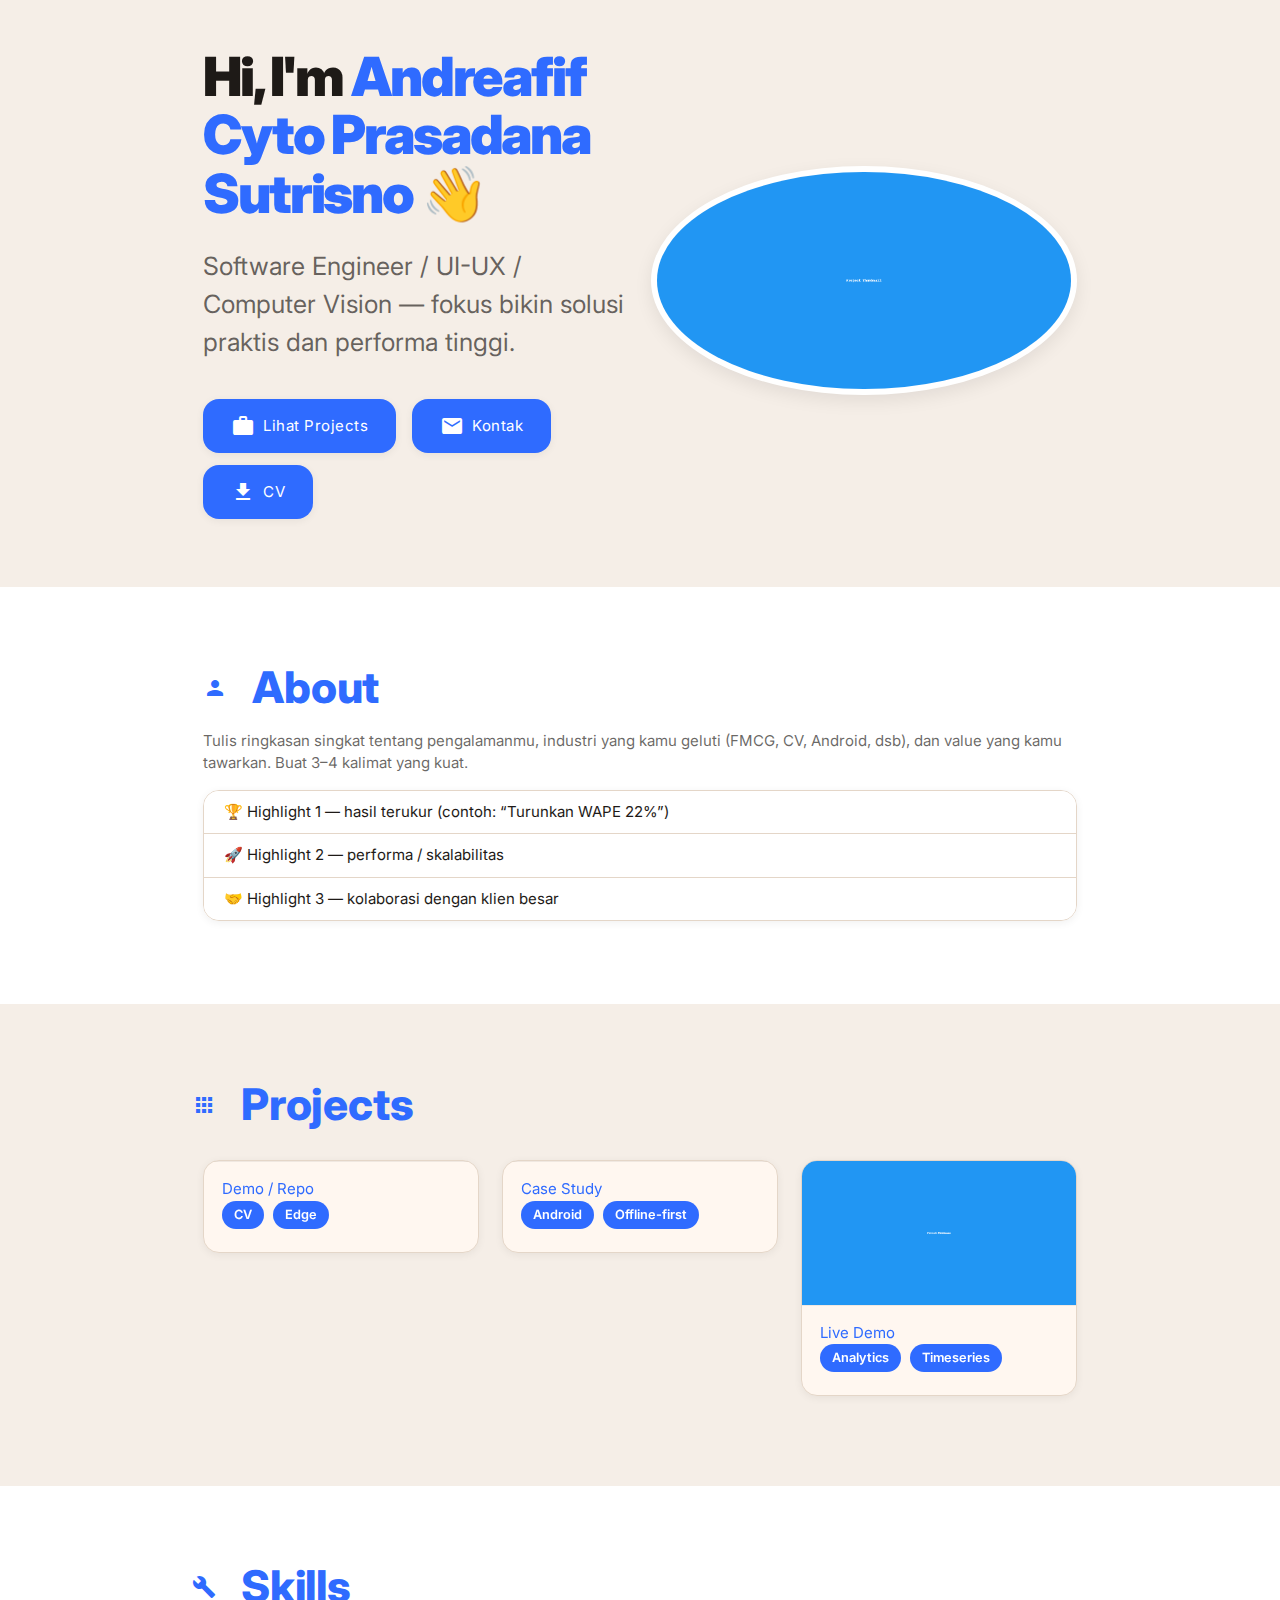
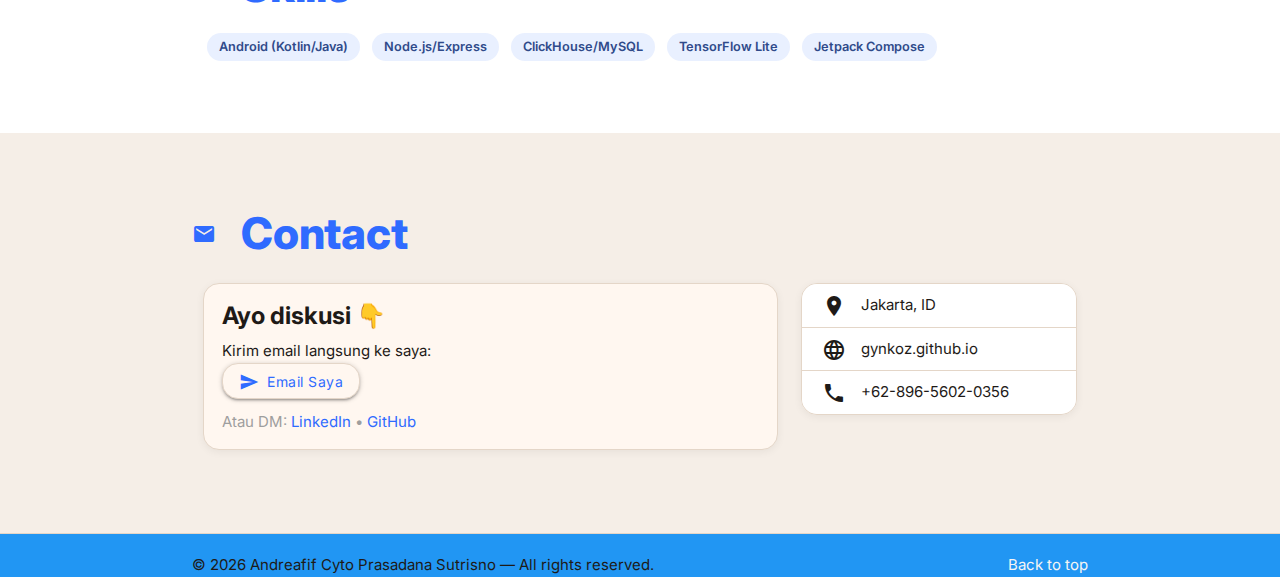
<file: index.html>
<!DOCTYPE html>
<html lang="id">
<head>
  <meta charset="UTF-8" />
  <meta name="viewport" content="width=device-width, initial-scale=1.0" />
  <meta name="theme-color" content="#2196F3">
  <title>Portfolio — Andreafif Cyto Prasadana Sutrisno</title>
  <link rel="icon" type="image/png" href="assets/img/favicon.png" />

  <!-- Material Icons & Materialize CSS -->
  <link href="https://fonts.googleapis.com/icon?family=Material+Icons" rel="stylesheet">
  <link rel="preconnect" href="https://fonts.googleapis.com">
  <link rel="preconnect" href="https://fonts.gstatic.com" crossorigin>
  <link href="https://fonts.googleapis.com/css2?family=Inter:wght@400;600;700&display=swap" rel="stylesheet">
  <link rel="stylesheet" href="https://cdnjs.cloudflare.com/ajax/libs/materialize/1.0.0/css/materialize.min.css">
  <link rel="stylesheet" href="assets/css/style.css" />

  <meta name="description" content="Portofolio Material Design — tampilkan proyek, skill, dan kontak.">
  <meta property="og:title" content="Portfolio — Andreafif Cyto Prasadana Sutrisno">
  <meta property="og:description" content="Portofolio Material Design — tampilkan proyek, skill, dan kontak.">
  <meta property="og:type" content="website">
</head>
<body class="blue lighten-5">
  <!-- Navbar -->
<!--   <div class="navbar-fixed">
    <nav class="blue">
      <div class="nav-wrapper container">
        <a href="#home" class="brand-logo"></a>
        <a href="#" data-target="mobile-nav" class="sidenav-trigger"><i class="material-icons">menu</i></a>
        <ul class="right hide-on-med-and-down">
          <li><a href="#about">About</a></li>
          <li><a href="#projects">Projects</a></li>
          <li><a href="#skills">Skills</a></li>
          <li><a href="#contact">Contact</a></li>
          <li>
            <a
              id="btn-download-cv"
              class="btn white waves-effect blue-text text-darken-2"
              href="https://docs.google.com/document/d/1LV61tOvi8_LSL7fom3hlyUVSM348SWBMf6ScDdkh4QQ/export?format=pdf"
              target="_blank" rel="noopener"
            >
              <i class="material-icons left">file_download</i>CV
            </a>
          </li>
        </ul>
      </div>
    </nav>
  </div> -->

  <!-- Mobile Nav -->
<!--   <ul class="sidenav" id="mobile-nav">
    <li><a href="#about">About</a></li>
    <li><a href="#projects">Projects</a></li>
    <li><a href="#skills">Skills</a></li>
    <li><a href="#contact">Contact</a></li>
  </ul> -->

  <!-- Hero -->
  <section id="home" class="section hero blue lighten-4">
    <div class="container">
      <div class="row valign-wrapper">
        <div class="col s12 m6">
          <h1 class="hero-title">Hi, I'm <span class="blue-text text-darken-2">Andreafif Cyto Prasadana Sutrisno</span> 👋</h1>
          <p class="flow-text grey-text text-darken-3">
            Software Engineer / UI-UX / Computer Vision — fokus bikin solusi praktis dan performa tinggi.
          </p>
          <div class="hero-cta">
            <a href="#projects" class="btn-large blue waves-effect waves-light">
              <i class="material-icons left">work</i>Lihat Projects
            </a>
            <a href="#contact" class="btn-large blue waves-effect waves-light">
              <i class="material-icons left">mail</i>Kontak
            </a>
            <a
              id="btn-download-cv"
              class="btn-large blue waves-effect waves-light"
              href="https://docs.google.com/document/d/1LV61tOvi8_LSL7fom3hlyUVSM348SWBMf6ScDdkh4QQ/export?format=pdf"
              target="_blank" rel="noopener"
            >
              <i class="material-icons left">file_download</i>CV
            </a>
          </div>
        </div>
        <div class="col s12 m6 center">
          <img src="assets/img/placeholder.png" alt="Hero" class="hero-img z-depth-2 responsive-img">
        </div>
      </div>
    </div>
  </section>

  <!-- About -->
  <section id="about" class="section white">
    <div class="container">
      <div class="row">
        <div class="col s12">
          <h3 class="section-title blue-text text-darken-2"><i class="material-icons left">person</i>About</h3>
          <p class="grey-text text-darken-3">
            Tulis ringkasan singkat tentang pengalamanmu, industri yang kamu geluti (FMCG, CV, Android, dsb),
            dan value yang kamu tawarkan. Buat 3–4 kalimat yang kuat.
          </p>
          <ul class="collection z-depth-1">
            <li class="collection-item">🏆 Highlight 1 — hasil terukur (contoh: “Turunkan WAPE 22%”)</li>
            <li class="collection-item">🚀 Highlight 2 — performa / skalabilitas</li>
            <li class="collection-item">🤝 Highlight 3 — kolaborasi dengan klien besar</li>
          </ul>
        </div>
      </div>
    </div>
  </section>

  <!-- Projects -->
  <section id="projects" class="section blue lighten-5">
    <div class="container">
      <h3 class="section-title blue-text text-darken-2"><i class="material-icons left">apps</i>Projects</h3>
      <div class="row" id="project-grid">
        <!-- Project Card Template (duplicate & edit) -->
        <div class="col s12 m6 l4">
          <div class="card hoverable">
            <div class="card-image waves-effect waves-block waves-light">
              <img class="activator" src="assets/img/placeholder.png" alt="Project Image">
            </div>
            <div class="card-content">
              <span class="card-title activator grey-text text-darken-4">
                People Counting<span class="right"><i class="material-icons">more_vert</i></span>
              </span>
              <p><a href="#" target="_blank">Demo / Repo</a></p>
              <div class="chip blue white-text">CV</div>
              <div class="chip blue white-text">Edge</div>
            </div>
            <div class="card-reveal">
              <span class="card-title grey-text text-darken-4">People Counting<i class="material-icons right">close</i></span>
              <p>Sistem counting di toko ritel untuk traffic, heatmap, dan journey analytics. Akurasi tinggi dan realtime.</p>
            </div>
          </div>
        </div>

        <div class="col s12 m6 l4">
          <div class="card hoverable">
            <div class="card-image">
              <img class="activator" src="assets/img/placeholder.png" alt="Project Image">
            </div>
            <div class="card-content">
              <span class="card-title activator grey-text text-darken-4">
                Merchandiser App<span class="right"><i class="material-icons">more_vert</i></span>
              </span>
              <p><a href="#" target="_blank">Case Study</a></p>
              <div class="chip blue white-text">Android</div>
              <div class="chip blue white-text">Offline-first</div>
            </div>
            <div class="card-reveal">
              <span class="card-title grey-text text-darken-4">Merchandiser App<i class="material-icons right">close</i></span>
              <p>Sistem Merchandise dengan Akurasi tinggi dan realtime.</p>
            </div>
          </div>
        </div>

        <div class="col s12 m6 l4">
          <div class="card hoverable">
            <div class="card-image">
              <img src="assets/img/placeholder.png" alt="Project Image">
            </div>
            <div class="card-content">
              <span class="card-title">Forecast Dashboard</span>
              <p><a href="#" target="_blank">Live Demo</a></p>
              <div class="chip blue white-text">Analytics</div>
              <div class="chip blue white-text">Timeseries</div>
            </div>
          </div>
        </div>

      </div>
    </div>
  </section>

  <!-- Skills -->
  <section id="skills" class="section white">
    <div class="container">
      <h3 class="section-title blue-text text-darken-2"><i class="material-icons left">build</i>Skills</h3>
      <div class="row">
        <div class="col s12">
          <div class="chips-container">
            <div class="chip">Android (Kotlin/Java)</div>
            <div class="chip">Node.js/Express</div>
            <div class="chip">ClickHouse/MySQL</div>
            <div class="chip">TensorFlow Lite</div>
            <div class="chip">Jetpack Compose</div>
          </div>
        </div>
      </div>
    </div>
  </section>

  <!-- Contact -->
  <section id="contact" class="section blue lighten-5">
    <div class="container">
      <h3 class="section-title blue-text text-darken-2"><i class="material-icons left">mail</i>Contact</h3>
      <div class="row">
        <div class="col s12 m8">
          <div class="card">
            <div class="card-content">
              <span class="card-title">Ayo diskusi 👇</span>
              <p>Kirim email langsung ke saya:</p>
                <a class="btn white waves-effect"
                   href="https://mail.google.com/mail/?view=cm&fs=1&to=andre.afif35@gmail.com&su=Kerja%20Sama%20%E2%80%94%20Portfolio"
                   target="_blank" rel="noopener">
                  <i class="material-icons left">send</i>Email Saya
                </a>
              <p class="grey-text" style="margin-top: 12px">Atau DM: <a href="https://www.linkedin.com/in/andreafif-cyto-prasadana-sutrisno-861169199" target="_blank">LinkedIn</a> • <a href="https://github.com/gynkoz" target="_blank">GitHub</a></p>
            </div>
          </div>
        </div>
        <div class="col s12 m4">
          <ul class="collection">
            <li class="collection-item"><i class="material-icons left">location_on</i>Jakarta, ID</li>
            <li class="collection-item"><i class="material-icons left">language</i>gynkoz.github.io</li>
            <li class="collection-item"><i class="material-icons left">phone</i>+62-896-5602-0356</li>
          </ul>
        </div>
      </div>
    </div>
  </section>

  <footer class="page-footer blue">
    <div class="container">
      © <span id="year"></span> Andreafif Cyto Prasadana Sutrisno — All rights reserved.
      <a class="grey-text text-lighten-4 right" href="#home">Back to top</a>
    </div>
  </footer>

  <!-- Scripts -->
  <script src="https://code.jquery.com/jquery-3.6.0.min.js"></script>
  <script src="https://cdnjs.cloudflare.com/ajax/libs/materialize/1.0.0/js/materialize.min.js"></script>
  <script src="assets/js/main.js"></script>
</body>
</html>
</file>
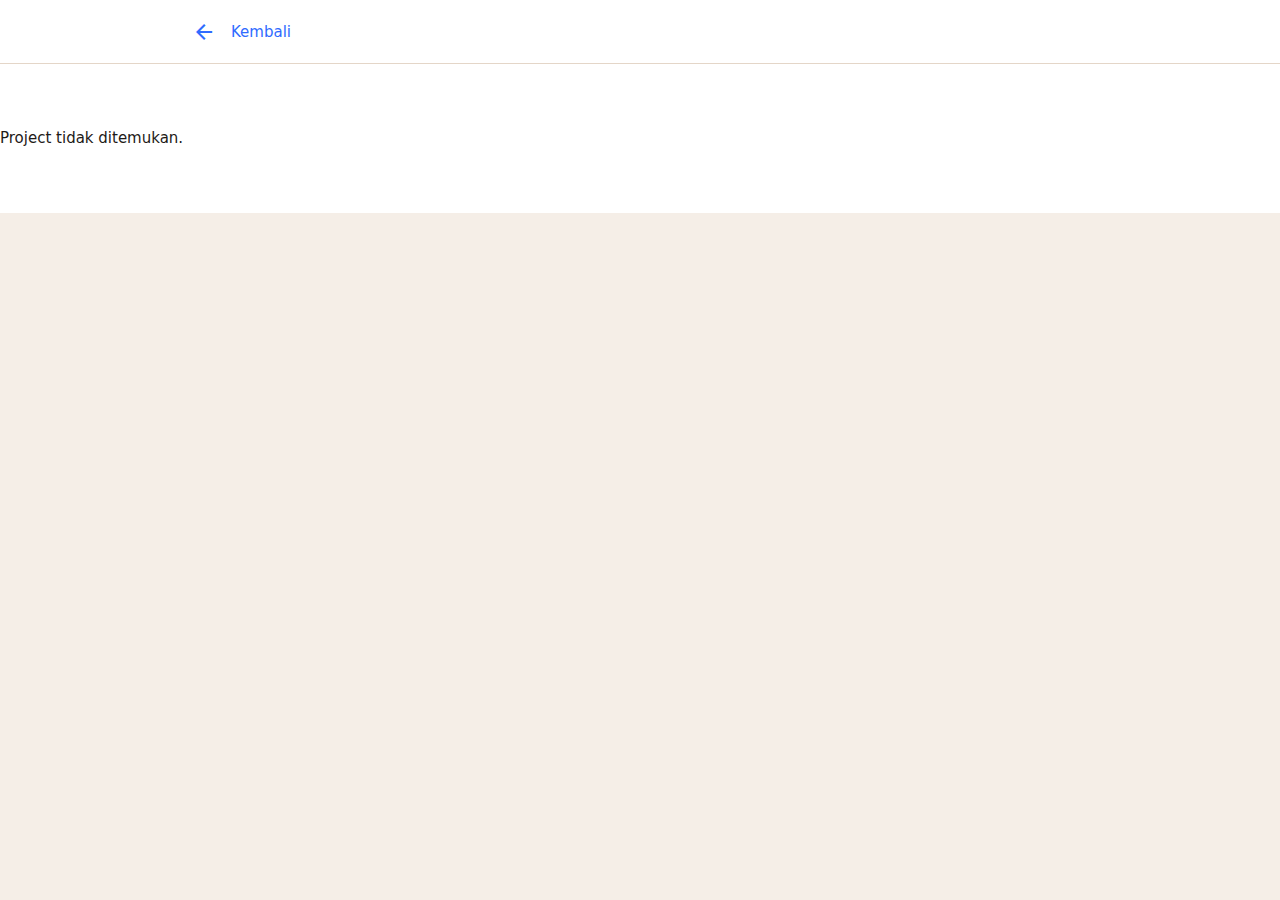
<file: project.html>
<!DOCTYPE html>
<html lang="id">
<head>
    <meta charset="UTF-8">
    <meta name="viewport" content="width=device-width,initial-scale=1.0">
    <title>Project Detail</title>
    <link href="https://fonts.googleapis.com/icon?family=Material+Icons" rel="stylesheet">
    <link rel="stylesheet" href="https://cdnjs.cloudflare.com/ajax/libs/materialize/1.0.0/css/materialize.min.css">
    <link rel="stylesheet" href="assets/css/style.css">
</head>
<body class="blue lighten-5">
<nav class="white" style="border-bottom:1px solid var(--m3-outline)">
    <div class="nav-wrapper container">
        <a href="index.html#projects" class="blue-text text-darken-2">
            <i class="material-icons left">arrow_back</i>Kembali
        </a>
    </div>
</nav>

<main class="section white">
    <div class="container" id="project-detail"></div>
</main>

<script src="assets/js/projects.js"></script>
<script>
    (function(){
        const params = new URLSearchParams(location.search);
        const slug = params.get('p');
        const lang = (document.documentElement.lang || 'id').startsWith('en') ? 'en' : 'id';
        const data = (window.PROJECTS || []).find(x => x.id === slug);
        const el = document.getElementById('project-detail');
        if (!el) return;

        if (!data){
            el.innerHTML = '<p>Project tidak ditemukan.</p>';
            return;
        }

        const t = (obj) => (obj && (obj[lang] || obj.id || obj.en)) || '';
        const chips = (data.chips||[]).map(c=>`<div class="chip blue white-text">${c}</div>`).join('');
        const stack = (data.stack||[]).map(s=>`<span class="chip">${s}</span>`).join('');
        const features = (data.features||[]).map(f=>`<li><i class="material-icons tiny">check_circle</i> ${t(f)}</li>`).join('');
        const metrics = (data.metrics||[]).map(m=>`<div class="chip grey lighten-3">${m.label}: <b>${m.value}</b></div>`).join('');
        const links = Object.entries(data.links||{})
            .filter(([_,v])=>!!v)
            .map(([k,v])=>`<a class="btn white waves-effect" href="${v}" target="_blank" rel="noopener" style="margin-right:8px"><i class="material-icons left">open_in_new</i>${k.toUpperCase()}</a>`)
            .join('');

        const gallery = data.gallery && data.gallery.length ? data.gallery : [data.image];
        const main = gallery[0];

        el.innerHTML = `
    <h3 class="blue-text text-darken-2">${t(data.title)}</h3>

    <div class="card" style="overflow:hidden">
      <div class="card-image" id="gallery-main">
        <img src="${main}" alt="${t(data.title)}" class="responsive-img" style="max-height:520px;object-fit:cover">
      </div>
      <div class="card-content">
        <p style="font-size:1.05rem">${t(data.desc)}</p>
        <div style="margin:12px 0">${chips}</div>

        <div class="row" style="margin-top:8px">
          <div class="col s12 m8">
            <h6 class="blue-text text-darken-2" style="font-weight:700">Key Points</h6>
            <ul class="browser-default" style="margin-left:16px">${features || '<li>-</li>'}</ul>
          </div>
          <div class="col s12 m4">
            <h6 class="blue-text text-darken-2" style="font-weight:700">Quick Facts</h6>
            <ul class="collection">
              ${data.client ? `<li class="collection-item"><i class="material-icons left">business</i>${data.client}</li>` : ''}
              ${data.role ? `<li class="collection-item"><i class="material-icons left">badge</i>${data.role}</li>` : ''}
              ${data.period ? `<li class="collection-item"><i class="material-icons left">event</i>${data.period}</li>` : ''}
              <li class="collection-item"><i class="material-icons left">build</i><div>${stack || '-'}</div></li>
              ${metrics ? `<li class="collection-item"><i class="material-icons left">insights</i><div>${metrics}</div></li>` : ''}
            </ul>
            <div style="margin-top:8px">${links}</div>
          </div>
        </div>

        ${gallery.length > 1 ? `
        <div class="gallery-thumbs" style="display:flex;gap:10px;flex-wrap:wrap;margin-top:6px">
          ${gallery.map((g,i)=>`
            <button class="thumb-btn" data-src="${g}" aria-label="Preview ${i+1}" style="border:none;background:#fff;padding:0;cursor:pointer">
              <img src="${g}" alt="thumb-${i}" style="width:108px;height:72px;object-fit:cover;border-radius:8px;border:2px solid ${i===0?'#1e88e5':'transparent'}">
            </button>
          `).join('')}
        </div>` : ''}
      </div>
    </div>
  `;

        // Thumb interaksi (ganti gambar utama + border state)
        const mainEl = document.querySelector('#gallery-main img');
        document.querySelectorAll('.thumb-btn').forEach((btn) => {
            btn.addEventListener('click', () => {
                const src = btn.getAttribute('data-src');
                if (!src || !mainEl) return;
                mainEl.src = src;
                document.querySelectorAll('.thumb-btn img').forEach(img => img.style.borderColor = 'transparent');
                btn.querySelector('img').style.borderColor = '#1e88e5'; // M3 primary-ish
            });
        });
    })();
</script>
</body>
</html>
</file>
<file: assets/css/style.css>
/* === Material 3 Skin for Materialize structure === */
:root{
  --m3-primary:#2F6BFF;             /* Warm base + blue tone */
  --m3-on-primary:#FFFFFF;
  --m3-surface:#FFF7F0;
  --m3-surface-2:#F5EEE7;           /* warm soft background */
  --m3-on-surface:#1E1A17;
  --m3-outline:#E4D6C8;
  --m3-muted:rgba(30,26,23,.68);
  --m3-chip-bg:#E9F0FF;
  --m3-chip-text:#2F4A8A;
  --m3-hero:#FFF7F0;
  --rad-s:12px; --rad-m:16px; --rad-l:24px;
  --elev-1:0 2px 8px rgba(0,0,0,.06);
  --elev-2:0 6px 18px rgba(0,0,0,.08);
}
html[data-theme="dark"]{
  --m3-primary:#4D7CFF;
  --m3-on-primary:#FFFFFF;
  --m3-surface:#121826;
  --m3-surface-2:#0B0F1A;
  --m3-on-surface:#E6ECFF;
  --m3-outline:#22304A;
  --m3-muted:rgba(230,236,255,.7);
  --m3-chip-bg:#1A2540;
  --m3-chip-text:#AFC3FF;
  --m3-hero:#141B2C;
  --m3-surface-alt:#1A1430;       /* purple-ish for alt sections */
}

html,body{height:100%}
body{
  margin:0;
  font-family: 'Inter', system-ui, -apple-system, Segoe UI, Roboto, 'Helvetica Neue', Arial, 'Noto Sans', 'Liberation Sans', sans-serif;
  background: var(--m3-surface-2);
  color: var(--m3-on-surface);
}

/* Navbar → flat white app bar */
.navbar-fixed nav{
  background: var(--m3-surface) !important;
  box-shadow: none;
  border-bottom: 1px solid var(--m3-outline);
}
.navbar-fixed nav .brand-logo{ color: var(--m3-on-surface); font-weight:700; }
.navbar-fixed nav ul li a{ color: var(--m3-on-surface); }
.sidenav .user-view, .sidenav a{ border-radius: var(--rad-s); }

/* Section spacing */
.section{ padding: 48px 0; }
.section.white{ background: var(--m3-surface); }
.section.blue, .blue.lighten-5{ background: var(--m3-surface-2) !important; }
html[data-theme="dark"] .section.white{ background: var(--m3-surface-alt) !important; }
.section-title{
  display:flex; align-items:center; gap:10px;
  font-weight:800; letter-spacing:-.2px;
  color: var(--m3-on-surface);
}

/* Hero */
.hero{ background: var(--m3-hero); }
.hero-title{ font-weight:900; line-height:1.1; letter-spacing:-.4px; }
.hero-cta .btn-large{ margin-right:12px; margin-top:12px; border-radius: var(--rad-m); box-shadow: var(--elev-1); }
/*.hero-img{*/
/*  max-height: 340px; border-radius: var(--rad-l);*/
/*  box-shadow: var(--elev-2);*/
/*}*/

/* Buttons → M3 look */
.btn, .btn-large, .btn-small{
  background-color: var(--m3-primary) !important;
  color: var(--m3-on-primary) !important;
  text-transform:none; border-radius: var(--rad-m);
}
.btn.white{ background:var(--m3-surface) !important; color: var(--m3-primary) !important; border:1px solid var(--m3-outline); }
.btn-flat{ color: var(--m3-primary) !important; border-radius: var(--rad-m); }
.btn i.left, .btn-large i.left{ margin-right:8px; }

/* Cards */
.card{
  border-radius: var(--rad-m);
  box-shadow: var(--elev-1);
  overflow:hidden;
  background: var(--m3-surface);
  border: 1px solid var(--m3-outline);
}
.card-image img{ display:block; }
.card .card-content{ padding: 16px 18px; }
.card .card-title{ font-weight:700; }
.card-reveal{ background: var(--m3-surface); }

/* Chips → M3 clean */
.chip {
  border-radius: 999px;
  background: var(--m3-chip-bg);
  color: var(--m3-chip-text);
  font-weight: 600;
  border: none;                  /* hilangkan border */
  box-shadow: none !important;   /* hilangkan shadow bawaan */
  padding: 0 12px;
  height: 28px;                  /* lebih ramping */
  line-height: 28px;             /* teks center */
  font-size: 0.85rem;
}
.chips-container .chip {
  margin: 4px;
}

/* Lists / collections */
.collection{
  border-radius: var(--rad-m);
  box-shadow: var(--elev-1);
  border: 1px solid var(--m3-outline);
  overflow:hidden;
}
.collection .collection-item{ border-bottom: 1px solid var(--m3-outline); }
.collection .collection-item:last-child{ border-bottom:none; }

/* Footer */
.page-footer{
  background: var(--m3-surface);
  color: var(--m3-on-surface);
  border-top: 1px solid var(--m3-outline);
  box-shadow: none;
}

/* Links */
a{ color: var(--m3-primary); }
a.btn, a.btn-large, a.btn-small{ color: var(--m3-on-primary) !important; }

/* Theme helper overrides */
.blue-text.text-darken-2{ color: var(--m3-primary) !important; }
.grey-text.text-darken-3{ color: var(--m3-muted) !important; }

/* Toggle UI (language + theme) */
.lang-toggle{
  background: var(--m3-surface) !important;
  border: 1px solid var(--m3-outline);
}
.chip.blue{ background: var(--m3-primary) !important; }
.chip.blue.white-text{ color: var(--m3-on-primary) !important; }
.lang-btn{ color: var(--m3-primary) !important; }
.lang-btn[aria-pressed="true"]{
  background: var(--m3-chip-bg) !important;
  color: var(--m3-primary) !important;
}
.theme-toggle{
  position: fixed;
  top: 14px;
  left: 14px;
  z-index: 1000;
  display: flex;
  gap: 8px;
  align-items: center;
  background: var(--m3-surface);
  border: 1px solid var(--m3-outline);
  border-radius: 999px;
  padding: 4px;
  box-shadow: 0 6px 18px rgba(0, 0, 0, .12);
}
.theme-btn{
  border: none;
  background: transparent;
  border-radius: 999px;
  padding: 6px 10px;
  font-weight: 600;
  cursor: pointer;
  color: var(--m3-primary);
  display: flex;
  align-items: center;
  gap: 6px;
}
.theme-btn[aria-pressed="true"]{
  background: var(--m3-chip-bg);
  color: var(--m3-primary);
}

/* Utilities */
.z-depth-2{ box-shadow: var(--elev-2) !important; }
.responsive-img{ border-radius: var(--rad-m); }

/* Responsive */
@media (max-width: 600px){
  .hero-img{ max-height: 220px; }
  .theme-toggle{ top: 10px; left: 10px; padding: 3px; }
  .theme-btn{ padding: 6px 8px; }
}


/* ABOUT — lead panel + stat chips + one-line highlights */
.about-lead-panel{
    border-left:4px solid var(--m3-primary);
    background: var(--m3-chip-bg);
    padding:14px 16px;
    border-radius:10px;
    margin:10px 0 16px;
}
.about-stats{ display:flex; flex-wrap:wrap; gap:8px; margin-bottom:14px; }

.chip-years   { background:#e8f5e9; color:#1b5e20; font-weight:600; }
.chip-eff     { background:#fff3e0; color:#e65100; font-weight:600; }
.chip-users   { background:#ede7f6; color:#4527a0; font-weight:600; }
.chip-company { background:#e0f7fa; color:#006064; font-weight:600; }


.collection.about-list .collection-item{
    display:flex; align-items:center;
    padding:12px 16px; min-height:44px;
    background:#fff; border:1px solid #e0e0e0;
}
.collection.about-list .collection-item + .collection-item{ border-top:none; }
.collection.about-list{ border-radius:12px; overflow:hidden; }

/* satu baris, kalau kepanjangan akan di-ellipsis */
.about-item .about-text{
    white-space:nowrap; overflow:hidden; text-overflow:ellipsis;
    width:100%; line-height:1.4;
}

/* (opsional) sedikit mengecilkan font highlight */
.collection.about-list .collection-item{ font-size:0.98rem; }

/* Dark mode fixes for About section readability */
html[data-theme="dark"] .about-lead-panel{
    background: #18243A;
    border-left-color: var(--m3-primary);
}
html[data-theme="dark"] .about-lead-panel p{
    color: var(--m3-on-surface) !important;
}
html[data-theme="dark"] .collection{
    background: #141B2C;
    border-color: #22304A;
}
html[data-theme="dark"] .collection .collection-item{
    background: #141B2C;
    color: var(--m3-on-surface);
    border-bottom-color: #22304A;
}
html[data-theme="dark"] .collection.about-list .collection-item{
    border-color: #22304A;
}
html[data-theme="dark"] .about-item .about-text{
    color: var(--m3-on-surface);
}
html[data-theme="dark"] .chip-years{
    background:#1E2B3A; color:#CFE4FF;
}
html[data-theme="dark"] .chip-eff{
    background:#2A1E2B; color:#F2C3FF;
}
html[data-theme="dark"] .chip-users{
    background:#1B2236; color:#B9C9FF;
}
html[data-theme="dark"] .chip-company{
    background:#1C2C2E; color:#BFE9EA;
}



/*!* ==== Skills (Materialize-friendly) ==== *!*/
/*.skills-wrap { display: grid; gap: 18px; margin-top: 8px; }*/

/*.skill-cat { display: flex; align-items: center; gap: 8px; margin: 4px 0 6px; }*/
/*.skill-cat .cat-icon { font-size: 20px; color: #1e88e5; }*/
/*.skill-cat h5 { margin: 0; font-size: 1.15rem; color: #1e88e5; font-weight: 700; }*/

/*.skills-chips { display: flex; flex-wrap: wrap; gap: 10px; }*/
/*.skills-chips .chip { margin: 0; display: inline-flex; align-items: center; gap: 6px; }*/
/*.skills-chips .chip i { font-size: 18px; line-height: 18px; }*/

/*!* warna varian chip (pilih seperlunya) *!*/
/*.chip-blue  { background: #e3f2fd; color: #0d47a1; }*/
/*.chip-green { background: #e8f5e9; color: #1b5e20; }*/
/*.chip-cyan  { background: #e0f7fa; color: #006064; }*/
/*.chip-orange{ background: #fff3e0; color: #e65100; }*/
/*.chip-purple{ background: #ede7f6; color: #4527a0; }*/
/*.chip-grey  { background: #eceff1; color: #37474f; }*/
/*.chip-strong{ box-shadow: 0 0 0 2px rgba(30,136,229,.16); } !* highlight skill utama *!*/

/*!* badge level kecil *!*/
/*.level { font-weight: 700; font-size: .75rem; opacity: .9; padding: 2px 6px; border-radius: 8px; background: rgba(0,0,0,.08); }*/


/* ===== Skill Kits (card gaya kanan, per kategori) ===== */
.skill-kits {
    display: grid;
    grid-template-columns: repeat(2, minmax(260px, 1fr));
    gap: 18px;
}
@media (max-width: 992px){ .skill-kits { grid-template-columns: 1fr; } }

.kit-card {
    border-radius: 16px;
    box-shadow: 0 8px 24px rgba(0,0,0,.08);
    background: #fff;
    padding: 16px 18px;
    border: 1px solid #eaeaea;
}

.kit-title {
    display: flex; align-items: center; gap: 8px;
    margin: 0 0 8px; font-weight: 800; font-size: 1.25rem;
    color: var(--m3-primary);
}
.kit-sub { margin: 0 0 12px; color: #607d8b; }

.kit-chips { display:flex; flex-wrap:wrap; gap:10px; }
.kit-chip {
    display:inline-flex; align-items:center; gap:8px;
    padding:10px 14px; border-radius:999px; font-weight:700;
    border:1px solid #e0e0e0; background:#f7f9fc; color:#27496d;
}
.kit-chip i { font-size:18px; }

/* warna varian ringan */
.kc-green  { background:#e8f5e9; color:#1b5e20; border-color:#c8e6c9; }
.kc-blue   { background:#e3f2fd; color:#0d47a1; border-color:#bbdefb; }
.kc-cyan   { background:#e0f7fa; color:#006064; border-color:#b2ebf2; }
.kc-orange { background:#fff3e0; color:#e65100; border-color:#ffe0b2; }
.kc-purple { background:#ede7f6; color:#4527a0; border-color:#d1c4e9; }
.kc-grey   { background:#eceff1; color:#37474f; border-color:#cfd8dc; }



/*.hero-img-wrap {*/
/*    position: relative;*/
/*    display: inline-block;*/
/*}*/

/*.hero-img-wrap::before {*/
/*    content: "";*/
/*    position: absolute;*/
/*    top: -20px; left: -20px; right: -20px; bottom: -20px;*/
/*    background: radial-gradient(circle at 30% 30%, #42a5f5 0%, #bbdefb 100%);*/
/*    border-radius: 50%;*/
/*    z-index: 0;*/
/*    filter: blur(40px);*/
/*}*/

/*.hero-img {*/
/*    position: relative;*/
/*    z-index: 1;*/
/*    border-radius: 20px;*/
/*    max-height: 340px;*/
/*    box-shadow: 0 6px 20px rgba(0,0,0,.12);*/
/*}*/


.hero-img {
    border-radius: 50%;
    object-fit: cover;
    max-height: 340px;
    padding: 6px;
    background: #fff;
    box-shadow: 0 8px 22px rgba(0,0,0,.12);
}

/* ===== One-Page Snap + Reveal + Dots ===== */

/* Container pakai dokumen (body scroll), jadi cukup atur section */
.snap-section{
    min-height: 100vh;
    scroll-snap-align: start;
    display: grid;
    place-items: center;
    position: relative;
    padding: 48px 20px;
}

/* Aktifkan snap pada root scroller */
html, body{
    height: 100%;
    scroll-snap-type: y mandatory;
    scroll-behavior: smooth;
}

/* Reveal animation (dipicu IntersectionObserver) */
.reveal{
    opacity: 0;
    transform: translateY(24px);
    transition: opacity .8s ease, transform .8s ease;
}
.reveal.show{
    opacity: 1;
    transform: translateY(0);
}

/* Dot navigation di kanan */
.dots-nav{
    position: fixed;
    right: 18px;
    top: 50%;
    transform: translateY(-50%);
    display: flex;
    flex-direction: column;
    gap: 12px;
    z-index: 1000;
}
.dots-nav a{
    width: 10px; height: 10px; border-radius: 999px;
    background: rgba(0,0,0,.08);
    border: 1px solid var(--m3-outline);
    display: block;
    transition: transform .2s ease, background .2s ease, border-color .2s ease;
}
.dots-nav a:hover{ transform: scale(1.15); }
.dots-nav a.active{
    background: var(--m3-primary);
    border-color: var(--m3-primary);
    transform: scale(1.25);
}

/* Parallax ringan di hero (container) */
.hero-parallax{
    position: relative;
    display: inline-block;
    will-change: transform;
}

/* Biar footer gak ‘nyangkut’ di snap */
.page-footer{ scroll-snap-align: end; }

/* Responsif: kecilkan jarak di mobile */
@media (max-width: 600px){
    .snap-section{ padding: 32px 16px; }
}

/* ===== Scroll hint (hero) ===== */
#home { position: relative; } /* pastikan posisi relatif pada section hero */

.scroll-hint{
    position: absolute;
    left: 50%;
    bottom: 18px;
    transform: translateX(-50%);
    display: inline-flex;
    align-items: center;
    gap: 8px;
    padding: 8px 12px;
    border-radius: 999px;
    background: rgba(255,255,255,.95);
    color: var(--m3-primary);
    box-shadow: var(--elev-1);
    font-weight: 700;
    transition: opacity .3s ease, transform .3s ease;
    z-index: 10;
}
.scroll-hint .material-icons{
    line-height: 1;
    animation: hint-bounce 1.2s infinite;
}

/* sembunyikan saat user mulai scroll / masuk section berikutnya */
.scroll-hint.hide{
    opacity: 0;
    transform: translate(-50%, 10px);
    pointer-events: none;
}

@keyframes hint-bounce{
    0%,100%{ transform: translateY(0); }
    50%    { transform: translateY(4px); }
}

/* ==== Disable smooth-behavior; kita kontrol via JS ==== */
html, body { scroll-behavior: auto !important; }

/* (Opsional) kalau sebelumnya kamu aktifkan scroll-snap, nonaktifkan: */
html, body { scroll-snap-type: none !important; }
.snap-section { scroll-snap-align: none !important; }


/* ============ PROJECTS: card hover + strip horizontal (fixed) ============ */

/*!* Strip horizontal (paksa override .row Materialize) *!*/
#projects #project-grid{
    display:flex !important;
    flex-wrap:nowrap !important;
    gap:18px;
    overflow-x:auto;
    overflow-y:hidden;
    padding:6px 4px 10px;
    scroll-snap-type:x mandatory;
    -webkit-overflow-scrolling:touch;
    scrollbar-width:none;
}
#projects #project-grid::-webkit-scrollbar{ display:none; }

#projects #project-grid .project-item{ flex:0 0 auto; scroll-snap-align:start; }

#projects #project-grid .project-card{ display:block; width:min(360px,86vw); border-radius:var(--rad-m); color:inherit; }
#projects #project-grid .project-card:hover{ text-decoration:none; cursor:pointer; }

/* Matikan “pill” judul & card-reveal */
/*#projects #project-grid .card .card-content .card-title,*/
/*#projects #project-grid .card .card-reveal,*/
/*#projects #project-grid .card .activator{*/
/*    background:transparent !important;*/
/*    box-shadow:none !important;*/
/*    border:none !important;*/
/*    border-radius:0 !important;*/
/*    display:none; !* untuk .card-reveal/.activator; judul kita pakai .project-title *!*/
/*}*/

/* Hover efek (angkat + zoom + sheen) */
#projects #project-grid .card{
    transition:transform .35s ease, box-shadow .35s ease, border-color .35s ease, background .35s ease;
    will-change:transform, box-shadow;
}
#projects #project-grid .card:hover{
    transform:translateY(-8px) scale(1.02);
    box-shadow:0 14px 36px rgba(0,0,0,.16), var(--elev-2);
    border-color:var(--m3-primary);
    background:var(--m3-surface);
}
#projects #project-grid .card .card-image{ overflow:hidden; position:relative; }
#projects #project-grid .card .card-image img{ transition:transform .6s ease; transform:scale(1); display:block; width:100%; height:auto; }
#projects #project-grid .card:hover .card-image img{ transform:scale(1.06); }
#projects #project-grid .card .card-image::after{
    content:""; position:absolute; inset:0;
    background:linear-gradient(75deg, rgba(255,255,255,0) 30%, rgba(255,255,255,.18) 50%, rgba(255,255,255,0) 70%);
    transform:translateX(-120%); transition:transform .9s ease; pointer-events:none;
}
#projects #project-grid .card:hover .card-image::after{ transform:translateX(120%); }

#projects #project-grid .card .card-content > *{ transition:transform .25s ease, opacity .25s ease; }
#projects #project-grid .card:hover .card-content > *{ transform:translateY(-2px); }


/* ===== Projects: 1 box layout (image -> title -> chips -> desc) ===== */

/* Matikan elemen Materialize yang bikin pill/popup */
#projects #project-grid .card .card-reveal,
#projects #project-grid .card .activator,
#projects #project-grid .card .card-title{ display:none !important; }

/* Card content bersih */
#projects #project-grid .card .card-content{
    background:transparent !important;
    border:0 !important;
    box-shadow:none !important;
    padding: 16px 18px 18px;
}

/* Header judul + icon tiga titik */
#projects #project-grid .project-head{
    display:flex; align-items:center; justify-content:space-between;
    gap:12px; margin: 6px 0 10px;
}
#projects #project-grid .project-title{
    all: unset;
    display:block;
    font-weight:800;
    line-height:1.2;
    font-size: clamp(1.05rem, 1.4vw, 1.6rem);
    color: inherit;
}
#projects #project-grid .more-icon{ opacity:.5; }

/* Chips bar */
#projects #project-grid .project-chips{ display:flex; flex-wrap:wrap; gap:8px; margin: 2px 0 10px; }

/* Deskripsi */
#projects #project-grid .project-desc{
    margin: 4px 0 0;
    color: rgba(0,0,0,.72);
    font-size: .98rem;
    line-height: 1.45;
}

/* Dark mode: project cards readability */
html[data-theme="dark"] #projects #project-grid .card{
    background: #151C2C;
    border-color: #22304A;
}
html[data-theme="dark"] #projects #project-grid .card .card-content{
    background: #151C2C !important;
}
html[data-theme="dark"] #projects #project-grid .project-title{
    color: var(--m3-on-surface) !important;
}
html[data-theme="dark"] #projects #project-grid .grey-text.text-darken-4{
    color: var(--m3-on-surface) !important;
}
html[data-theme="dark"] #projects #project-grid .project-desc{
    color: rgba(230,236,255,.78);
}
html[data-theme="dark"] #projects #project-grid .more-icon{
    color: rgba(230,236,255,.6);
}
html[data-theme="dark"] #projects #project-grid .chip{
    background: #1A2540;
    color: #AFC3FF;
}

/* (opsional) garis pemisah halus antara gambar & konten agar mirip contoh */
#projects #project-grid .card .card-image{ border-bottom: 1px solid rgba(0,0,0,.06); }

/*_________________________*/

/*!* grid bukan flex; hanya viewport untuk trek *!*/
/*#projects #project-grid{*/
/*    display:block !important;*/
/*    overflow:hidden;*/
/*    padding:6px 0;*/
/*}*/

/*!* trek berjalan (2 lane) *!*/
/*#projects #project-grid .auto-track{*/
/*    display:flex;*/
/*    width:max-content;*/
/*    animation: projMarquee var(--proj-speed, 12s) linear infinite;*/
/*    will-change:transform;*/
/*}*/

/*!* pause saat hover agar bisa dibaca/klik *!*/
/*#projects #project-grid:hover .auto-track{ animation-play-state: paused; }*/

/*!* lane berisi kartu *!*/
/*#projects #project-grid .lane{ display:flex; gap:18px; }*/

/*!* kartu tetap 1 box seperti sekarang *!*/
/*#projects #project-grid .project-item{ flex:0 0 auto; }*/
/*#projects #project-grid .project-card{ width:min(360px,86vw); }*/




/*!* ===== Projects: CSS auto-carousel (seamless) ===== *!*/
/*#projects #project-grid{*/
/*    display:block !important;*/
/*    overflow:hidden;*/
/*    padding:6px 0;*/
/*    --proj-gap: 8px;                 !* jarak antar kartu *!*/
/*    --proj-speed: 3s;                !* kecepatan: kecil = lebih cepat *!*/
/*}*/

/*!* trek berjalan *!*/
/*#projects #project-grid .auto-track{*/
/*    display:flex;*/
/*    width:max-content;*/
/*    animation: projMarquee var(--proj-speed) linear infinite;*/
/*    will-change: transform;*/
/*}*/

/*!* pause saat hover *!*/
/*#projects #project-grid:hover .auto-track{*/
/*    animation-play-state: paused;*/
/*}*/

/*!* dua lane identik *!*/
/*#projects #project-grid .lane{*/
/*    display:flex;*/
/*    gap: var(--proj-gap);             !* jarak antar kartu di dalam lane *!*/
/*}*/

/*!* TAMBAHKAN gap antar-lane DI SINI, bukan di .auto-track *!*/
/*#projects #project-grid .lane:first-child{*/
/*    margin-right: var(--proj-gap);*/
/*}*/

/*!* kartu tetap 1 box *!*/
/*#projects #project-grid .project-item{ flex:0 0 auto; }*/
/*#projects #project-grid .project-card{ width:min(360px,86vw); }*/

/*!* jangan pakai spacer di trek *!*/
/*#projects #project-grid .auto-track::after{ content:none; }*/

/*@keyframes projMarquee{*/
/*    from { transform: translate3d(0,0,0); }*/
/*    to   { transform: translate3d(-47%,0,0); }  !* tepat 1 lane *!*/
/*}*/

/* viewport */
#projects #project-grid{
    display:block !important;
    overflow:hidden;
    padding:6px 0;
    --proj-gap: 18px;                 /* jarak antar kartu */
}

/* trek & lane (TANPA animation) */
#projects #project-grid .auto-track{ display:flex; will-change: transform; }
#projects #project-grid .lane{ display:flex; gap: var(--proj-gap); }
/* jarak antar-lane supaya sambungan rapi */
#projects #project-grid .lane:first-child{ margin-right: var(--proj-gap); }

/* kartu tetap 1 box */
#projects #project-grid .project-item{ flex:0 0 auto; }
#projects #project-grid .project-card{ width:min(360px,86vw); }

/*____________________________*/

/* === Projects Modal (Show All) === */
#projectsModal.modal{
    border-radius: var(--rad-m, 16px);
    overflow: hidden;              /* clamp footer/header to radius */
}
#projectsModal .modal-content{
    border-top-left-radius: var(--rad-m, 16px);
    border-top-right-radius: var(--rad-m, 16px);
}
#projectsModal .input-field input[type="search"]{ border-bottom: none; box-shadow: none; }
#projectsModal .input-field .prefix { top: .4rem; color: #90a4ae; }
#projectsModal .modal-footer{
    border-bottom-left-radius: var(--rad-m, 16px);
    border-bottom-right-radius: var(--rad-m, 16px);
}

.chip-filter { display:flex; flex-wrap:wrap; gap:8px; margin:8px 0 12px; }
.chip-filter .chip { cursor: pointer; }
.chip-filter .chip.is-selected { background: var(--m3-primary); color: var(--m3-on-primary); }

.project-card-grid .card-image img {
    width: 100%; height: 180px; object-fit: cover;
    border-bottom: 1px solid rgba(0,0,0,.06);
}

/* === Search outlined pill, compact, max-width seperti input === */
.search-wrap{ max-width: 560px; }            /* batasi lebar supaya tidak full row */
@media (max-width: 600px){ .search-wrap{ max-width: 100%; } }

.searchbox{
    display:flex; align-items:center; gap:10px;
    padding: 6px 12px;
    height: 42px; min-height:42px;
    border-radius: 16px;                        /* sama dgn kartu kamu */
    background: #fff;
    border: 1.5px solid var(--m3-outline);      /* outline */
    box-shadow: none;                           /* no hover shadow */
}
.searchbox:focus-within{ border-color: var(--m3-primary); }

.searchbox .material-icons{
    font-size: 20px; line-height:1; opacity:.6;
}

.searchbox input{
    all: unset; width:100%;
    font-size: 0.95rem; line-height:1;
    border:0 !important; box-shadow:none !important;
    position: relative;
    top: 3px;
    -webkit-appearance: none;                   /* hilangkan dekorasi search Safari/Chrome */
}

/* Modal radius = kartu */
#projectsModal.modal{
    border-radius: var(--rad-m, 16px);
    overflow: hidden;
}
#projectsModal .modal-content{ border-top-left-radius: var(--rad-m,16px); border-top-right-radius: var(--rad-m,16px); }
#projectsModal .modal-footer{ border-bottom-left-radius: var(--rad-m,16px); border-bottom-right-radius: var(--rad-m,16px); }
#projectsModal .modal-content{ overscroll-behavior: contain; }

/* Kartu di modal: pakai style yang sama dgn strip Projects */
.project-card-grid.card{ border-radius: var(--rad-m); border:1px solid var(--m3-outline); box-shadow: var(--elev-1); }
.project-card-grid .card-image img{ width:100%; height:180px; object-fit:cover; }

/* === Cards in modal: samakan dengan kartu di homepage === */
.project-card-grid.card{
    display:block;
    border-radius: var(--rad-m);
    color: inherit;
    background: #fff;
    border: 1px solid var(--m3-outline-variant);
    box-shadow: var(--elev-1);
    transition:transform .35s ease, box-shadow .35s ease, border-color .35s ease, background .35s ease;
    will-change: transform, box-shadow;
}
.project-card-grid.card:hover{
    transform: translateY(-8px) scale(1.02);
    box-shadow: 0 14px 36px rgba(0,0,0,.16), var(--elev-2);
    border-color: var(--m3-primary);
    background: var(--m3-surface);
}
.project-card-grid .card-image{ overflow:hidden; position:relative; border-bottom:1px solid rgba(0,0,0,.06); }
.project-card-grid .card-image img{ width:100%; height:180px; object-fit:cover; display:block; transition:transform .6s ease; }
.project-card-grid.card:hover .card-image img{ transform: scale(1.06); }
.project-card-grid .card-content{ background:transparent; border:0; box-shadow:none; padding:16px 18px 18px; }
.project-card-grid .project-head{ display:flex; align-items:center; justify-content:space-between; gap:8px; margin:6px 0 10px; }
.project-card-grid h6{ font-weight:800; margin:0; }
.project-card-grid .project-chips{ display:flex; gap:6px; flex-wrap:wrap; margin:8px 0; }
.project-card-grid .project-desc{ margin:0; line-height:1.45; }

/* Dark mode: Projects modal */
html[data-theme="dark"] #projectsModal.modal{
    background: var(--m3-surface-2);
}
html[data-theme="dark"] #projectsModal .modal-content{
    background: var(--m3-surface-2);
    color: var(--m3-on-surface);
}
html[data-theme="dark"] #projectsModal .modal-footer{
    background: var(--m3-surface-2);
    border-top: 1px solid var(--m3-outline);
}
html[data-theme="dark"] #projectsModal .searchbox{
    background: #141B2C;
    border-color: #22304A;
}
html[data-theme="dark"] #projectsModal .searchbox input{
    color: var(--m3-on-surface);
}
html[data-theme="dark"] #projectsModal .searchbox .material-icons{
    color: rgba(230,236,255,.6);
}
html[data-theme="dark"] #projectsModal .chip-filter .chip{
    background: #1A2540;
    color: #AFC3FF;
}
html[data-theme="dark"] #projectsModal .chip-filter .chip.is-selected{
    background: var(--m3-primary);
    color: var(--m3-on-primary);
}
html[data-theme="dark"] .project-card-grid.card{
    background: #151C2C;
    border-color: #22304A;
}
html[data-theme="dark"] .project-card-grid .card-content{
    background: #151C2C;
}
html[data-theme="dark"] .project-card-grid h6{
    color: var(--m3-on-surface);
}
html[data-theme="dark"] .project-card-grid .project-desc{
    color: rgba(230,236,255,.78);
}
html[data-theme="dark"] #projectsModal .grey-text.text-darken-4{
    color: var(--m3-on-surface) !important;
}

/* Project detail enter animation + image loading */
#project-detail.page-enter{
    opacity: 0;
    transform: translateY(18px);
    filter: blur(8px);
    transition: opacity .45s ease, transform .45s ease, filter .45s ease;
}
#project-detail.page-enter.show{
    opacity: 1;
    transform: translateY(0);
    filter: blur(0);
}
#gallery-main,
.media-slot{
    position: relative;
}
#gallery-main .img-loader,
.media-slot .img-loader{
    position:absolute; inset:0;
    display:flex; flex-direction:column;
    align-items:center; justify-content:center;
    gap:8px;
    background: rgba(0,0,0,.05);
    color: var(--m3-on-surface);
    font-size:.9rem;
}
html[data-theme="dark"] #gallery-main .img-loader,
html[data-theme="dark"] .media-slot .img-loader{
    background: rgba(0,0,0,.35);
}
#gallery-main .img-spinner,
.media-slot .img-spinner{
    width:28px; height:28px;
    border-radius:999px;
    border:3px solid rgba(0,0,0,.12);
    border-top-color: var(--m3-primary);
    animation: spin 0.9s linear infinite;
}
html[data-theme="dark"] #gallery-main .img-spinner,
html[data-theme="dark"] .media-slot .img-spinner{
    border-color: rgba(255,255,255,.2);
    border-top-color: var(--m3-primary);
}
#gallery-main img,
.media-slot img{
    opacity: 0;
    transition: opacity .35s ease;
}
#gallery-main.img-loaded img,
.media-slot.img-loaded img{ opacity: 1; }
#gallery-main.img-loaded .img-loader,
.media-slot.img-loaded .img-loader{
    opacity:0; pointer-events:none;
}
#gallery-main.img-error .img-loader,
.media-slot.img-error .img-loader{
    background: rgba(255,0,0,.08);
}

@keyframes spin{
    to{ transform: rotate(360deg); }
}

/* Project detail layout (selling snapshot) */
.project-hero{
    display:grid;
    grid-template-columns: 1.1fr .9fr;
    gap: 28px;
    align-items: start;
}
@media (max-width: 992px){
    .project-hero{ grid-template-columns: 1fr; }
}
.project-left, .project-right{ min-width: 0; }
.project-title{ margin:0 0 6px; font-weight:800; font-size:2.1rem; }
.project-tagline{
    margin:0 0 10px;
    color: var(--m3-muted);
    font-size:1.02rem;
    display:-webkit-box;
    -webkit-line-clamp:2;
    -webkit-box-orient:vertical;
    overflow:hidden;
}
.project-meta{ display:flex; flex-wrap:wrap; gap:8px; margin:6px 0 10px; }
.chip-row{ display:flex; flex-wrap:wrap; gap:8px; }
.tag-row{ margin: 4px 0 8px; }
.section-block{ margin-top: 16px; }
.section-head{
    display:flex; align-items:center; gap:10px;
    font-weight:800; font-size:1rem; margin:0 0 10px;
}
.section-icon{
    width:28px; height:28px; border-radius:10px;
    display:grid; place-items:center;
    background: var(--m3-primary);
    color: var(--m3-on-primary);
}
.section-icon .material-icons{ font-size:16px; }

.impact-cards{
    display:grid;
    grid-template-columns: repeat(3, minmax(140px, 1fr));
    gap: 12px;
}
@media (max-width: 992px){
    .impact-cards{ grid-template-columns: 1fr; }
}
.impact-card{
    background: var(--m3-surface);
    border:1px solid var(--m3-outline);
    border-radius:12px;
    padding:10px 12px;
    min-height:88px;
}
.impact-icon{
    width:28px; height:28px; border-radius:8px;
    display:grid; place-items:center;
    background: var(--m3-surface-2);
    color: var(--m3-primary);
    margin-bottom:6px;
}
.impact-icon .material-icons{ font-size:16px; }
.impact-value{ font-weight:800; font-size:1.05rem; }
.impact-label{ color: var(--m3-muted); font-size:.8rem; }

.stack-grid{
    display:grid;
    grid-template-columns: repeat(4, minmax(120px, 1fr));
    gap: 10px;
}
@media (max-width: 992px){
    .stack-grid{ grid-template-columns: 1fr; }
}
.stack-stat{
    background: var(--m3-surface);
    border:1px solid var(--m3-outline);
    border-radius:12px;
    padding:10px 12px;
    min-height:64px;
}
.stack-main{ font-weight:800; font-size:1rem; }
.stack-sub{ color: var(--m3-muted); font-size:.78rem; margin-top:2px; }
.meta-pill{
    display:inline-flex; align-items:center; gap:6px;
    padding:6px 10px; border-radius:999px;
    background: var(--m3-surface);
    border:1px solid var(--m3-outline);
    font-size:.85rem; color: var(--m3-on-surface);
}
.meta-pill i{ font-size:16px; }
.project-links .btn{ margin-right:8px; margin-top:6px; }
.project-media-card{
    border-radius: var(--rad-m);
    overflow:hidden;
    border:1px solid var(--m3-outline);
    background: var(--m3-surface);
    box-shadow: var(--elev-1);
}
#project-detail{
    width:100%;
    margin:0;
}
.section-heading{
    font-weight:800;
    margin: 0 0 10px;
    color: var(--m3-on-surface);
}
.highlights-list{ margin:0; padding-left:18px; color: var(--m3-on-surface); }
.highlights-list li{ margin-bottom:6px; }
.key-chip,
.impact-chip,
.stack-chip,
.tag-chip{
    border:1px solid var(--m3-outline);
    background: var(--m3-surface);
    color: var(--m3-on-surface);
    height: 26px;
    line-height: 26px;
    font-size: .82rem;
}
.impact-chip{
    background: var(--m3-chip-bg);
    color: var(--m3-chip-text);
}
.stack-chip{ background: var(--m3-surface-2); }
.tag-chip{ background: var(--m3-chip-bg); color: var(--m3-chip-text); }
.gallery-thumbs{
    display:flex; gap:10px; flex-wrap:wrap; margin-top:10px;
}
.thumb-btn{
    border:none; background:transparent; padding:0; cursor:pointer;
    text-align:left;
}
.thumb-img{
    width:120px; height:76px; object-fit:cover;
    border-radius:10px; border:2px solid transparent; display:block;
}
.thumb-cap{
    display:block; margin-top:4px; font-size:.75rem; color: var(--m3-muted);
}

/* Dark tweaks for project detail */
html[data-theme="dark"] .project-media-card,
html[data-theme="dark"] .key-chip,
html[data-theme="dark"] .stack-chip,
html[data-theme="dark"] .tag-chip,
html[data-theme="dark"] .impact-chip,
html[data-theme="dark"] .impact-card,
html[data-theme="dark"] .stack-stat,
html[data-theme="dark"] .meta-pill{
    background: #151C2C;
    border-color:#22304A;
}
html[data-theme="dark"] .section-icon{
    background: var(--m3-primary);
}
html[data-theme="dark"] .impact-icon{
    background: #1A2540;
    color: var(--m3-primary);
}

/* Project page top bar */
.page-top{
    background: transparent !important;
    box-shadow: none !important;
    border-bottom: none !important;
}
.back-btn{
    display:inline-flex; align-items:center; gap:6px;
    padding:8px 0;
    color: var(--m3-primary);
    font-weight:700;
}
.back-btn .material-icons{ font-size:18px; }
.back-btn:hover{ text-decoration: underline; }

/* ==== Project Case Study Template (Stitch) ==== */
.material-symbols-outlined{
    font-variation-settings: 'FILL' 0, 'wght' 600, 'GRAD' 0, 'opsz' 20;
}
body.page{
    --case-primary:#0f49bd;
    --case-bg:#f6f6f8;
    --case-text:#0f172a;
    --case-muted:#64748b;
    --case-border:#e2e8f0;
    --case-card:#ffffff;
    --case-header-bg:rgba(246,246,248,.8);
    --case-badge-bg:rgba(16,185,129,.16);
    --case-badge-text:#047857;
    --case-section-bg:#f8fafc;
    --case-device-bg:#0f172a;
    --case-device-border:#1e293b;
    --case-device-screen:#ffffff;
    --case-shadow:0 20px 50px -12px rgba(0,0,0,0.45);
    --case-glow:rgba(148,163,184,0.45);
    --m3-primary: var(--case-primary);
    --m3-on-surface: var(--case-text);
    --m3-muted: var(--case-muted);
    --m3-surface: var(--case-card);
    --m3-outline: var(--case-border);
    background: var(--case-bg);
    color: var(--case-text);
}
html[data-theme="dark"] body.page{
    --case-primary:#4D7CFF;
    --case-bg:#101622;
    --case-text:#e2e8f0;
    --case-muted:#94a3b8;
    --case-border:#1f2937;
    --case-card:#0b1120;
    --case-header-bg:rgba(16,22,34,.82);
    --case-badge-bg:rgba(16,185,129,.18);
    --case-badge-text:#34d399;
    --case-section-bg:rgba(2,6,23,.6);
    --case-device-bg:#0b1120;
    --case-device-border:#1e293b;
    --case-device-screen:#0f172a;
    --case-glow:rgba(51,65,85,0.6);
}

.case-header{
    position: sticky;
    top: 0;
    z-index: 50;
    border-bottom: 1px solid var(--case-border);
    background: var(--case-header-bg);
    backdrop-filter: blur(10px);
}
.case-header-inner{
    display:flex;
    align-items:center;
    gap:18px;
    max-width:1140px;
    margin:0 auto;
    padding:14px 40px;
}
@media (max-width: 720px){
    .case-header-inner{ padding:12px 16px; gap:12px; }
}
.case-back{
    display:inline-flex;
    align-items:center;
    gap:8px;
    color: var(--case-muted);
    font-weight:700;
    font-size:.85rem;
}
.case-back:hover{ color: var(--case-primary); }
.case-back .material-symbols-outlined{ font-size:20px; }
.case-divider{
    width:1px;
    height:16px;
    background: var(--case-border);
    display:none;
}
@media (min-width: 720px){
    .case-divider{ display:block; }
}
.case-head{
    display:flex;
    align-items:center;
    gap:10px;
}
.case-head .material-symbols-outlined{
    font-size:22px;
    color: var(--case-primary);
}
.case-head h2{
    margin:0;
    font-size:1.05rem;
    font-weight:700;
    letter-spacing:-0.015em;
    color: var(--case-text);
}

.case-main{ display:flex; justify-content:center; }
.case-container{
    width:100%;
    max-width:1140px;
    margin:0 auto;
    padding:0 16px 96px;
}
@media (min-width: 768px){
    .case-container{ padding:0 40px 110px; }
}

.hero-grid{
    display:flex;
    flex-direction:column;
    gap:32px;
    padding:48px 0 8px;
}
@media (min-width: 864px){
    .hero-grid{
        flex-direction:row;
        align-items:center;
        padding:64px 0 16px;
    }
}
.hero-copy{
    flex:1;
    display:flex;
    flex-direction:column;
    gap:16px;
}
.hero-badge{
    display:inline-flex;
    align-items:center;
    gap:6px;
    padding:4px 12px;
    border-radius:999px;
    background: var(--case-badge-bg);
    color: var(--case-badge-text);
    font-size:.68rem;
    font-weight:700;
    text-transform:uppercase;
    letter-spacing:.12em;
    width:fit-content;
}
.hero-badge .material-symbols-outlined{ font-size:14px; }
.hero-title{
    margin:0;
    font-size:clamp(2.6rem, 4.5vw, 3.6rem);
    font-weight:900;
    line-height:1.08;
    letter-spacing:-0.04em;
    color: var(--case-text);
}
.hero-title-accent{ color: var(--case-primary); }
.hero-desc{
    margin:0;
    font-size:1.05rem;
    line-height:1.6;
    color: var(--case-muted);
    max-width:540px;
}

.case-meta{ display:flex; flex-wrap:wrap; gap:10px; margin-top:4px; }
body.page .meta-pill{
    display:inline-flex;
    align-items:center;
    gap:6px;
    padding:6px 12px;
    border-radius:999px;
    background: var(--case-card);
    border:1px solid var(--case-border);
    color: var(--case-text);
    font-size:.85rem;
}
body.page .meta-pill .material-symbols-outlined{ font-size:16px; }
body.page .tag-chip{
    background: rgba(15,73,189,0.12);
    color: var(--case-primary);
    border:1px solid transparent;
}

.hero-art{
    flex:1;
    position:relative;
    display:flex;
    align-items:flex-end;
    justify-content:center;
    min-height:320px;
    width:100%;
    max-width:520px;
    margin:0 auto;
}
.hero-art-bg{
    position:absolute;
    inset:0;
    border-radius:2.5rem;
    background: radial-gradient(circle at 15% 10%, rgba(15,73,189,0.18), transparent 60%);
}
html[data-theme="dark"] .hero-art-bg{
    background: radial-gradient(circle at 15% 10%, rgba(77,124,255,0.2), transparent 60%);
}
.hero-device{
    position:relative;
    width:240px;
    height:480px;
    border-radius:2.5rem;
    border:6px solid var(--case-device-border);
    background: var(--case-device-bg);
    box-shadow: var(--case-shadow);
    overflow:hidden;
}
.hero-device img{
    width:100%;
    height:100%;
    object-fit:cover;
    display:block;
    background: var(--case-device-screen);
}
.hero-device-main{
    z-index:2;
    transform: translate3d(0,0,0) rotate(-5deg);
    transform-origin: 50% 60%;
    backface-visibility: hidden;
    transition: transform .5s ease;
}
.page-enter .hero-device-main{
    animation: hero-wiggle 1.2s cubic-bezier(.22,.61,.36,1) both;
    will-change: transform;
}
.hero-art:hover .hero-device-main{ transform: rotate(0deg); }
.hero-device-ghost{
    position:absolute;
    right:-12px;
    top:12px;
    width:180px;
    height:360px;
    border-radius:2rem;
    border:4px solid var(--case-device-border);
    background: var(--case-device-bg);
    box-shadow: 0 14px 32px -16px rgba(0,0,0,0.5);
    transform: rotate(10deg);
    opacity:.4;
    filter: blur(1px);
    z-index:1;
}
.hero-device-ghost img{
    width:100%;
    height:100%;
    object-fit:cover;
    display:block;
    background: var(--case-device-screen);
}
.hero-art-glow{
    position:absolute;
    right:-64px;
    bottom:-64px;
    width:192px;
    height:256px;
    background: var(--case-glow);
    filter: blur(48px);
    opacity:.2;
    pointer-events:none;
}

@keyframes hero-wiggle{
    0%   { transform: translate3d(0,18px,0) rotate(-9deg); }
    40%  { transform: translate3d(0,-4px,0) rotate(-3deg); }
    70%  { transform: translate3d(0,2px,0) rotate(-6deg); }
    100% { transform: translate3d(0,0,0) rotate(-5deg); }
}

.case-section{ margin-top: 64px; }
.capabilities-section{
    margin-top: 84px;
}
.capabilities-section .section-headline{
    margin-bottom:24px;
}
@media (max-width: 720px){
    .capabilities-section{ margin-top: 64px; }
    .capabilities-section .section-headline{ margin-bottom:18px; }
}
.section-headline{
    display:flex;
    flex-direction:column;
    gap:10px;
    margin-bottom:16px;
}
.section-headline h2{
    margin:0;
    font-weight:800;
    font-size:clamp(1.9rem, 2.6vw, 2.4rem);
    color: var(--case-text);
}
.section-headline p{
    margin:0;
    color: var(--case-muted);
    max-width:720px;
}
.section-headline.center{
    align-items:center;
    text-align:center;
}

.cap-grid{
    display:grid;
    grid-template-columns: repeat(4, minmax(210px, 1fr));
    gap:24px;
}
@media (max-width: 1200px){
    .cap-grid{ grid-template-columns: repeat(2, minmax(200px, 1fr)); }
}
@media (max-width: 720px){
    .cap-grid{ grid-template-columns: 1fr; }
}
.cap-card{
    display:flex;
    flex-direction:column;
    gap:16px;
    align-items:center;
    text-align:center;
    border-radius:18px;
    background: var(--case-card);
    border:1px solid var(--case-border);
    padding:24px;
    transition: box-shadow .3s ease, transform .3s ease;
}
.cap-card:hover{
    box-shadow: 0 20px 40px -20px rgba(0,0,0,0.35);
    transform: translateY(-2px);
}
.cap-icon{
    width:48px;
    height:48px;
    border-radius:14px;
    background: rgba(15,73,189,0.12);
    color: var(--case-primary);
    display:grid;
    place-items:center;
    margin-bottom:2px;
}
.cap-icon .material-symbols-outlined{ font-size:22px; }
.cap-title{
    font-weight:800;
    font-size:1.05rem;
    color: var(--case-text);
    text-align:center;
    margin-top:2px;
    margin-bottom:4px;
}
.cap-desc{
    color: var(--case-muted);
    font-size:.95rem;
    line-height:1.5;
    text-align:center;
    max-width:260px;
}

.screens-wrap{
    margin-top:72px;
    padding:64px 0 52px;
    background: var(--case-section-bg);
    border:1px solid var(--case-border);
    border-radius:2.5rem;
    position:relative;
    overflow:hidden;
}
.screens-wrap .section-headline{ padding:0 40px; }
.screens-wrap .screen-row{ padding:0 40px 28px; }
@media (max-width: 720px){
    .screens-wrap{ padding:48px 0 40px; border-radius:1.8rem; }
    .screens-wrap .section-headline{ padding:0 20px; }
    .screens-wrap .screen-row{ padding:0 20px 20px; }
}
.screen-row{
    display:flex;
    gap:32px;
    overflow-x:auto;
    scroll-snap-type:x mandatory;
    -webkit-overflow-scrolling:touch;
}
.snap-disabled{
    scroll-snap-type: none !important;
}
.shot-card{
    flex:0 0 320px;
    scroll-snap-align:center;
}
.shot-frame{
    width:280px;
    height:580px;
    margin:0 auto;
    border-radius:2.5rem;
    border:4px solid var(--case-device-border);
    background: var(--case-device-bg);
    box-shadow: var(--case-shadow);
    overflow:hidden;
}
.shot-frame img{
    width:100%;
    height:100%;
    object-fit:cover;
    display:block;
    background: var(--case-device-screen);
}
.shot-cap{
    text-align:center;
    margin-top:18px;
    color: var(--case-muted);
    font-weight:600;
    font-size:.9rem;
}

.screen-dots{
    display:flex;
    justify-content:center;
    gap:8px;
    margin-top:6px;
}
.screen-dot{
    width:10px;
    height:4px;
    border-radius:999px;
    background: rgba(148,163,184,0.6);
}
.screen-dot.active{
    width:32px;
    background: var(--case-primary);
}

.screens-wrap::after{
    content:"";
    position:absolute;
    top:0;
    right:0;
    bottom:0;
    width:120px;
    background: linear-gradient(to left, var(--case-section-bg), transparent);
    pointer-events:none;
}

.hide-scrollbar::-webkit-scrollbar{ display:none; }
.hide-scrollbar{ scrollbar-width: none; -ms-overflow-style: none; }
</file>
